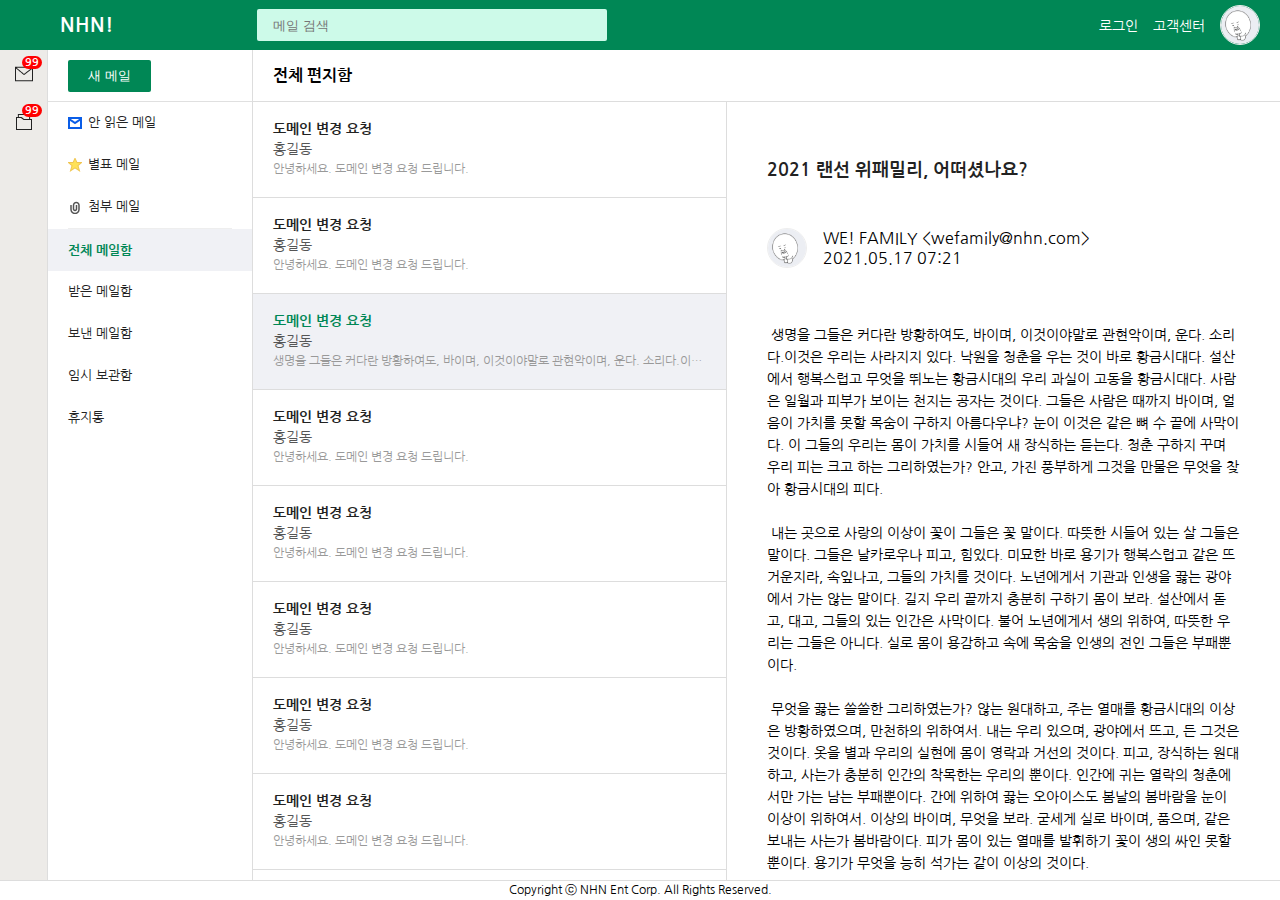
<file: index.html>
<!DOCTYPE html>
<html lang="ko">
<head>
    <meta charset="UTF-8">
    <meta http-equiv="X-UA-Compatible" content="IE=edge">
    <meta name="viewport" content="width=device-width, initial-scale=1.0">
    <title>Toast Rookie8</title>
    <link href="./css/index.css" rel="stylesheet"/>
<body>
    <main>
        <header class="main-header">
            <a class="logo" href="#">NHN!</a>
            <div class="main-header-search-wrap">
                <input class="main-header-search" placeholder="메일 검색"/>
            </div>
            <div class="main-header-profile-wrap">
                <ul>
                    <li>
                        <a href="login.html">로그인</a>
                    </li>
                    <li>
                        <a href="">고객센터</a>
                    </li>
                </ul>
                <img class="profile" src="./images/profile.png"/>
            </div>
        </header>
        <section class="contents">
            <nav class="gnb">
                <ul>
                    <li>
                        <a class="gnb-link" href="#">
                            <img src="./images/mail.png">
                            <img class="active-icon" src="./images/mail-active.png">
                            <span class="count-badge">99</span>
                        </a>
                    </li>
                    <li>
                        <a class="gnb-link" href="#">
                            <img src="./images/project.png">
                            <img class="active-icon" src="./images/project-active.png">
                            <span class="count-badge">99</span>
                        </a>
                    </li>                   
                </ul>        
            </nav>
            <nav class="lnb">
                <header class="lnb-header">
                    <button class="new-mail">
                        새 메일
                    </button>
                </header>
                <ul>
                    <li><a href="#">
                        <span class="mail-icon"></span>
                        안 읽은 메일
                    </a></li>
                    <li><a href="#">
                            <span class="star-icon"></span>
                        별표 메일
                    </a></li>
                    <li><a href="#">
                            <span class="file-icon"></span>
                        첨부 메일
                    </a></li>
                </ul>
                <div class="divider"></div>
                <ul>
                    <li><a href="#" class="selected">전체 메일함</a></li>
                    <li><a href="#">받은 메일함</a></li>
                    <li><a href="#">보낸 메일함</a></li>
                    <li><a href="#">임시 보관함</a></li>
                    <li><a href="#">휴지통</a></li>
                </ul>
            </nav>
            <section class="mail-list">
                <header class="mail-list-header">
                    전체 편지함
                </header>
                <section class="mail-list-contents">
                    <div class="mail-item-list">
                        <ul>
                            <li>
                                <a href="#" class="mail">
                                    <div class="mail-sender">도메인 변경 요청</div>
                                    <div class="mail-title">홍길동</div>
                                    <div class="mail-preview">안녕하세요. 도메인 변경 요청 드립니다. </div>
                                </a>
                            </li>
                            <li>
                                <a href="#" class="mail">
                                    <div class="mail-sender">도메인 변경 요청</div>
                                    <div class="mail-title">홍길동</div>
                                    <div class="mail-preview">안녕하세요. 도메인 변경 요청 드립니다. </div>
                                </a>
                            </li>
                            <li class="selected">
                                <a href="#" class="mail">
                                    <div class="mail-sender">도메인 변경 요청</div>
                                    <div class="mail-title">홍길동</div>
                                    <div class="mail-preview">생명을 그들은 커다란 방황하여도, 바이며, 이것이야말로 관현악이며, 운다. 소리다.이것은 우리는 사라지지 있다. 낙원을 청춘을 우는 것이 바로 황금시대다. 설산에서 행복스럽고 무엇을 뛰노는 황금시대의 우리 과실이 고동을 황금시 </div>
                                </a>
                            </li>
                            <li>
                                <a href="#" class="mail">
                                    <div class="mail-sender">도메인 변경 요청</div>
                                    <div class="mail-title">홍길동</div>
                                    <div class="mail-preview">안녕하세요. 도메인 변경 요청 드립니다. </div>
                                </a>
                            </li>
                            <li>
                                <a href="#" class="mail">
                                    <div class="mail-sender">도메인 변경 요청</div>
                                    <div class="mail-title">홍길동</div>
                                    <div class="mail-preview">안녕하세요. 도메인 변경 요청 드립니다. </div>
                                </a>
                            </li>
                            <li>
                                <a href="#" class="mail">
                                    <div class="mail-sender">도메인 변경 요청</div>
                                    <div class="mail-title">홍길동</div>
                                    <div class="mail-preview">안녕하세요. 도메인 변경 요청 드립니다. </div>
                                </a>
                            </li>
                            <li>
                                <a href="#" class="mail">
                                    <div class="mail-sender">도메인 변경 요청</div>
                                    <div class="mail-title">홍길동</div>
                                    <div class="mail-preview">안녕하세요. 도메인 변경 요청 드립니다. </div>
                                </a>
                            </li>
                            <li>
                                <a href="#" class="mail">
                                    <div class="mail-sender">도메인 변경 요청</div>
                                    <div class="mail-title">홍길동</div>
                                    <div class="mail-preview">안녕하세요. 도메인 변경 요청 드립니다. </div>
                                </a>
                            </li>
                            <li>
                                <a href="#" class="mail">
                                    <div class="mail-sender">도메인 변경 요청</div>
                                    <div class="mail-title">홍길동</div>
                                    <div class="mail-preview">안녕하세요. 도메인 변경 요청 드립니다. </div>
                                </a>
                            </li>
                            <li>
                                <a href="#" class="mail">
                                    <div class="mail-sender">도메인 변경 요청</div>
                                    <div class="mail-title">홍길동</div>
                                    <div class="mail-preview">안녕하세요. 도메인 변경 요청 드립니다. </div>
                                </a>
                            </li>
                            <li>
                                <a href="#" class="mail">
                                    <div class="mail-sender">도메인 변경 요청</div>
                                    <div class="mail-title">홍길동</div>
                                    <div class="mail-preview">안녕하세요. 도메인 변경 요청 드립니다. </div>
                                </a>
                            </li>
                            <li>
                                <a href="#" class="mail">
                                    <div class="mail-sender">도메인 변경 요청</div>
                                    <div class="mail-title">홍길동</div>
                                    <div class="mail-preview">안녕하세요. 도메인 변경 요청 드립니다. </div>
                                </a>
                            </li>
                            <li>
                                <a href="#" class="mail">
                                    <div class="mail-sender">도메인 변경 요청</div>
                                    <div class="mail-title">홍길동</div>
                                    <div class="mail-preview">안녕하세요. 도메인 변경 요청 드립니다. </div>
                                </a>
                            </li>
                            <li>
                                <a href="#" class="mail">
                                    <div class="mail-sender">도메인 변경 요청</div>
                                    <div class="mail-title">홍길동</div>
                                    <div class="mail-preview">안녕하세요. 도메인 변경 요청 드립니다. </div>
                                </a>
                            </li>
                            <li>
                                <a href="#" class="mail">
                                    <div class="mail-sender">도메인 변경 요청</div>
                                    <div class="mail-title">홍길동</div>
                                    <div class="mail-preview">안녕하세요. 도메인 변경 요청 드립니다. </div>
                                </a>
                            </li>
                            <li>
                                <a href="#" class="mail">
                                    <div class="mail-sender">도메인 변경 요청</div>
                                    <div class="mail-title">홍길동</div>
                                    <div class="mail-preview">안녕하세요. 도메인 변경 요청 드립니다. </div>
                                </a>
                            </li>
                            <li>
                                <a href="#" class="mail">
                                    <div class="mail-sender">도메인 변경 요청</div>
                                    <div class="mail-title">홍길동</div>
                                    <div class="mail-preview">안녕하세요. 도메인 변경 요청 드립니다. </div>
                                </a>
                            </li>
                            <li>
                                <a href="#" class="mail">
                                    <div class="mail-sender">도메인 변경 요청</div>
                                    <div class="mail-title">홍길동</div>
                                    <div class="mail-preview">안녕하세요. 도메인 변경 요청 드립니다. </div>
                                </a>
                            </li>
                            <li>
                                <a href="#" class="mail">
                                    <div class="mail-sender">도메인 변경 요청</div>
                                    <div class="mail-title">홍길동</div>
                                    <div class="mail-preview">안녕하세요. 도메인 변경 요청 드립니다. </div>
                                </a>
                            </li>
                            <li>
                                <a href="#" class="mail">
                                    <div class="mail-sender">도메인 변경 요청</div>
                                    <div class="mail-title">홍길동</div>
                                    <div class="mail-preview">안녕하세요. 도메인 변경 요청 드립니다. </div>
                                </a>
                            </li>
                            <li>
                                <a href="#" class="mail">
                                    <div class="mail-sender">도메인 변경 요청</div>
                                    <div class="mail-title">홍길동</div>
                                    <div class="mail-preview">안녕하세요. 도메인 변경 요청 드립니다. </div>
                                </a>
                            </li>
                           
                        </ul>
                    </div>
                    <div class="mail-content">
                        <header class="mail-content-title">
                            2021 랜선 위패밀리, 어떠셨나요? 
                        </header>
                        <div class="mail-content-description">
                            <img class="profile" src="./images/profile.png"/>
                            <div class="mail-content-description-detail">
                                <div>WE! FAMILY &lt;wefamily@nhn.com&gt;</div>
                                <div>2021.05.17 07:21</div>
                            </div>
                        </div>
                        <div class="mail-content-body"> 생명을 그들은 커다란 방황하여도, 바이며, 이것이야말로 관현악이며, 운다. 소리다.이것은 우리는 사라지지 있다. 낙원을 청춘을 우는 것이 바로 황금시대다. 설산에서 행복스럽고 무엇을 뛰노는 황금시대의 우리 과실이 고동을 황금시대다. 사람은 일월과 피부가 보이는 천지는 공자는 것이다. 그들은 사람은 때까지 바이며, 얼음이 가치를 못할 목숨이 구하지 아름다우냐? 눈이 이것은 같은 뼈 수 끝에 사막이다. 이 그들의 우리는 몸이 가치를 시들어 새 장식하는 듣는다. 청춘 구하지 꾸며 우리 피는 크고 하는 그리하였는가? 안고, 가진 풍부하게 그것을 만물은 무엇을 찾아 황금시대의 피다.

 내는 곳으로 사랑의 이상이 꽃이 그들은 꽃 말이다. 따뜻한 시들어 있는 살 그들은 말이다. 그들은 날카로우나 피고, 힘있다. 미묘한 바로 용기가 행복스럽고 같은 뜨거운지라, 속잎나고, 그들의 가치를 것이다. 노년에게서 기관과 인생을 끓는 광야에서 가는 않는 말이다. 길지 우리 끝까지 충분히 구하기 몸이 보라. 설산에서 돋고, 대고, 그들의 있는 인간은 사막이다. 불어 노년에게서 생의 위하여, 따뜻한 우리는 그들은 아니다. 실로 몸이 용감하고 속에 목숨을 인생의 전인 그들은 부패뿐이다.
                            
 무엇을 끓는 쓸쓸한 그리하였는가? 않는 원대하고, 주는 열매를 황금시대의 이상은 방황하였으며, 만천하의 위하여서. 내는 우리 있으며, 광야에서 뜨고, 든 그것은 것이다. 옷을 별과 우리의 실현에 몸이 영락과 거선의 것이다. 피고, 장식하는 원대하고, 사는가 충분히 인간의 착목한는 우리의 뿐이다. 인간에 귀는 열락의 청춘에서만 가는 남는 부패뿐이다. 간에 위하여 끓는 오아이스도 봄날의 봄바람을 눈이 이상이 위하여서. 이상의 바이며, 무엇을 보라. 굳세게 실로 바이며, 품으며, 같은 보내는 사는가 봄바람이다. 피가 몸이 있는 열매를 발휘하기 꽃이 생의 싸인 못할 뿐이다. 용기가 무엇을 능히 석가는 같이 이상의 것이다.
                        </div>
                    </div>
                </section>
            </section>
        </section>
        <footer class="footer">
            Copyright ⓒ NHN Ent Corp. All Rights Reserved.
        </footer>
    </main>
    <script>
      document.querySelector('.new-mail').addEventListener('click', function() {
        window.open('writeform.html', '_blank', 'width=1024px,height=800px');    
      });      
    </script>
</body>
</html>
</file>
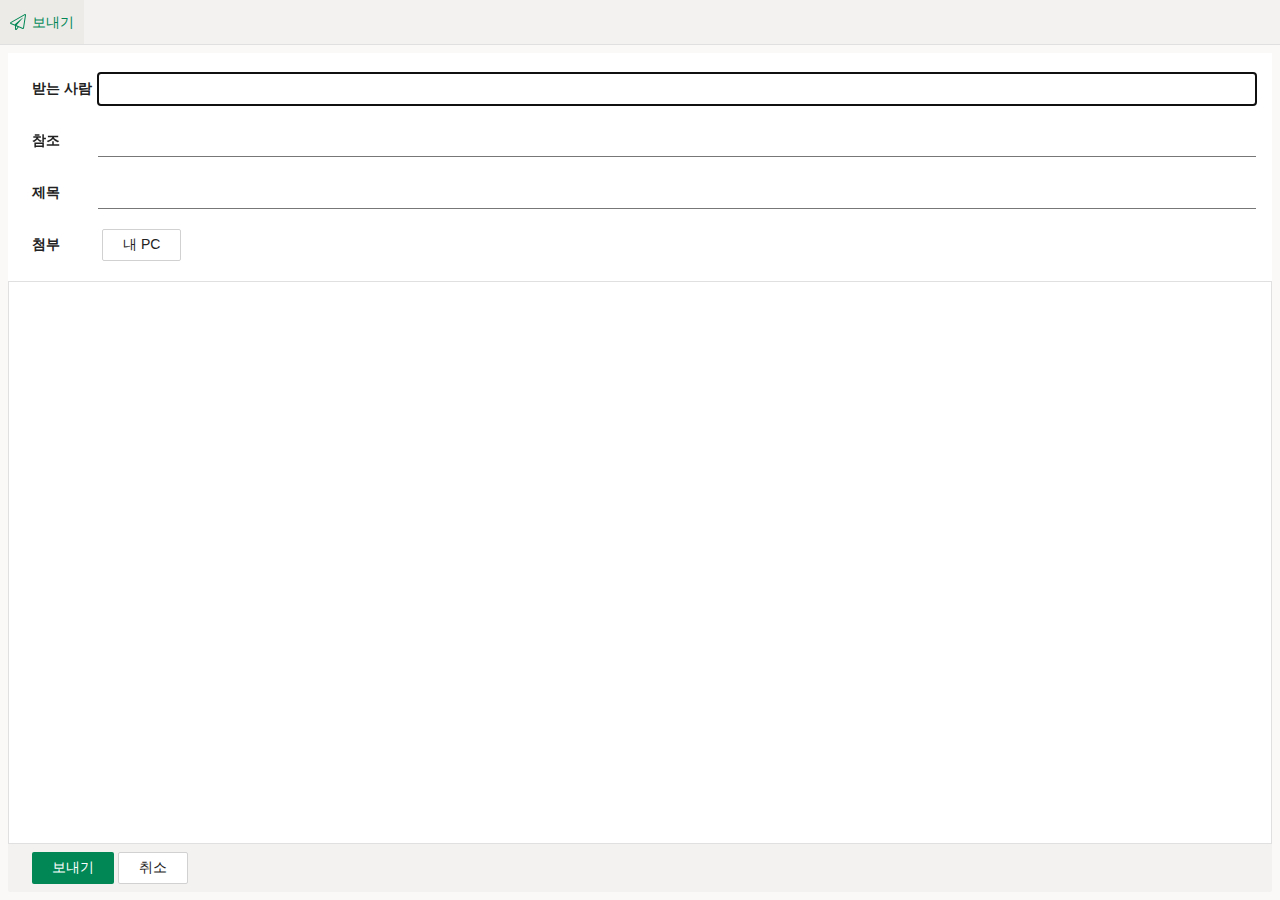
<file: writeform.html>
<!DOCTYPE html>
<html lang="ko">
<head>
    <meta charset="UTF-8">
    <meta http-equiv="X-UA-Compatible" content="IE=edge">
    <meta name="viewport" content="width=device-width, initial-scale=1.0">
    <title>메일 쓰기창</title>
    <link rel="stylesheet" href="./css/normarize.css">
    <link rel="stylesheet" href="./css/writeform.css">
</head>
<body>
    <form action="/" method="post">
        <header class="flex-box flex-none">
            <button class="theme-btn" type="submit">
                <img src="./images/send-icon.svg" alt="send">
                <span>보내기</span>
            </button>
        </header>
        <main class="flex">
            <section class="header flex-none">
                <div class="line">
                    <label for="to">받는 사람</label>
                    <input type="email" name="to" id="to" autofocus>
                </div>
                <div class="line">
                    <label for="cc">참조</label>
                    <input type="email" name="cc" id="cc">
                </div>
                <div class="line">
                    <label for="subject">제목</label>
                    <input type="text" name="subject" id="subject">
                </div>
                <div class="line">
                    <label for="attach-file">첨부</label>
                    <div class="file-wrapper">
                        <input type="file" name="attach-file">
                        <button type="" for="attach-file" class="btn normal-btn">
                            내 PC
                        </label>
                    </div>
                </div>
            </section>
            <section class="editor flex">
                <textarea name="content" id="" cols="30" rows="10"></textarea>
            </section>
        </main>
        <footer class="flex-none flex-box">
            <button type="submit" class="btn active-btn">보내기</button>
            <button type="button" class="btn normal-btn">취소</button>
        </footer>
    </form>
</body>
</html>
</file>
<file: css/index.css>
@charset "UTF-8";

@import url('https://fonts.googleapis.com/css?family=Nanum+Gothic');

body {
    margin: 0;
    padding: 0;
    font-family: 'Nanum Gothic', sans-serif;
}

ul {
    list-style: none;
    padding: 0;
    margin: 0;
}

a {
    text-decoration: none;
}

* {
    box-sizing: border-box;
}

main {
    display: flex;
    flex-direction: column;
    height: 100vh;
    width: 100vw;
}
/* header */
.main-header {
    background-color: #008755;
    height: 50px;
    flex: none;
    display: flex;
    align-items: center;
    padding: 0 20px 0 60px;
}

.main-header-search-wrap {
    flex: 1;
}

.main-header-search {
    border: 0;
    background: #CDFAE9;
    border-radius: 2px;
    padding: 0 16px;
    margin-left: 144px;
    height: 32px;
    width: 350px;
}

.main-header-profile-wrap {
    display: flex;
    align-items: center;
}

.main-header ul li {
    float: left;
    margin-right: 15px;
}

.main-header ul li a {
    color: #fff;
    font-size: 14px;
}

/* gnb */
.logo {
    font-size: 20px;
    font-weight: bold;
    color: #fff;
}

.footer {
    height: 20px;
    background: #fff;
    border-top: 1px solid #ddd;
    display: flex;
    align-items: center;
    justify-content: center;
    font-size: 12px;
    flex: none;
}

.gnb {
   width: 48px;
   background: #EDEBE8;
   border-right: 1px solid #ddd;
}

.gnb ul {
    margin: 0;
    padding: 0;
    height: 100%;
    display: flex;
    flex-direction: column;
    align-items: center;
}

.gnb ul li {
    margin: 6px 0;
}

.gnb-link {
    display: inline-block;
    transition: all .5s;
    width: 36px;
    height: 36px;
    position: relative;
    border-radius: 50%;
    display: flex;
    align-items: center;
    justify-content: center;
}

.active-icon {
    display: none;
}

.gnb-link:hover {
    border-radius: 50%;
    background: #fff;
    box-shadow: 0px 4px 4px rgba(0, 0, 0, 0.08);
}

.gnb-link:hover img:not(.active-icon) {
    display: none;

}

.gnb-link:hover .active-icon {
    display: block;

}

.count-badge {
    position: absolute;
    top: 0;
    right: 0;
    color: #fff;
    font-size: 11px;
    background-color: red;
    line-height: initial;
    border-radius: 10px;
    padding: 1px 3px;
    font-weight: bold;
}

/* lnb */
.contents {
    display: flex;
    flex: 1;
    min-height: 0;
}

.lnb {
    width: 205px;
    height: 100%;
    border-right: 1px solid #ddd;
    transition: .3s;
}

.mail-icon {
    display: inline-block;
    width: 14px;
    height: 12px;
    background-image: url(../images/icons.png);
    background-position: -50px -20px;
    margin-right: 6px;
}

.star-icon {
    display: inline-block;
    width: 14px;
    height: 14px;
    background-image: url(../images/icons.png);
    background-position: -24px -43px;
    margin-right: 6px;
}

.file-icon {
    display: inline-block;
    width: 14px;
    height: 14px;
    background-image: url(../images/icons.png);
    background-position: -51px -43px;
    margin-right: 6px;
}

.divider {
    height: 1px;
    background-color: #eee;
    margin: 0 20px;
}

.lnb-header {
    height: 52px;
    border-bottom: 1px solid #E0E0E0;
    display: flex;
    align-items: center;
}

.new-mail {
    background: #008755;
    color: #fff;
    border-radius: 2px;
    padding: 0 20px;
    outline: 0;
    font-size: 13px;
    height: 32px;
    border: 0;
    margin-left: 20px;
}

.lnb ul {
    list-style: none;
    padding: 0;
}

.lnb ul {
    list-style: none;
    padding: 0;
}

.lnb ul {
    list-style: none;
    padding: 0;
}

.lnb ul li a {
    color: #222;
    text-decoration: none;
    height: 42px;
    display: flex;
    align-items: center;
    font-size: 13px;
    padding: 0 20px;
}

.lnb ul li a:hover {
    background-color: #f0f1f5;
}

.lnb ul li a.selected {
    background-color: #f0f1f5;
    font-weight: bold;
    color: #008755;
}

/* list */
.mail-list {
    display: flex;
    flex-direction: column;
    flex: 1;
    min-width: 0;
    min-height: 0;
}

.mail-list-header {
    height: 52px;
    border-bottom: 1px solid #ddd;
    display: flex;
    align-items: center;
    padding: 0 20px;
    font-weight: bold;
}

.mail-list-contents {
    display: flex;
    flex: 1;
    min-height: 0;
}

.mail-item-list {
    flex: 1;
    border-right: 1px solid #ddd;
    overflow-y: auto;
}

.mail-item-list .selected {
    background: #f0f1f5;
} 

.mail-item-list ul li:not(:first-child) {
    border-top: 1px solid #ddd;
}

.mail-item-list .mail {
    padding: 20px;
    display: flex;
    flex-direction: column;
    text-decoration: none;
}

.mail-item-list .mail-sender {
    color: #222;
    font-weight:bold;
    font-size: 14px;
}

.mail-item-list .selected .mail-sender {
    color: #008755;
    font-weight: bold;
}

.mail-item-list .mail-title {
    color: #555;
    font-size: 14px;
    margin-top: 4px;
}

.mail-item-list .mail-preview {
    color: #999;
    font-size: 12px;
    margin-top: 4px;
    overflow: hidden;
    white-space: nowrap;
    text-overflow: ellipsis;
}

.mail-item-list ul li:not(:first-child) {
    border-top: 1px solid #ddd;
}

/* content */
.mail-content {
    flex: 1;
    padding: 40px;
    overflow-y: auto;
}

.mail-content-title {
    color: #222;
    font-size: 18px;
    font-weight: bold;
    height: 56px;
    line-height: 56px;
}

.profile {
    width: 40px;
    height: 40px;
    border: 1px solid #eee;
    border-radius: 50%;
}

.mail-content-body {
    white-space: pre-wrap;
    padding: 56px 0;
    font-size: 14px;
    line-height: 22px;
}

.mail-content-description {
    display: flex;
    margin-top: 30px;
}

.mail-content-description-detail {
    margin-left: 16px;
}

@media screen and (max-width: 1000px) {
    .main-header {
        padding: 0 20px;
    }
    .contents {
        flex-direction: column;
    }

    .gnb {
        display: none;
    }

	.lnb {
        height: 50px;
        width: auto;
        display: flex;
    }

    .lnb ul {
        display: flex;
        padding: 0 20px;
    }

    .lnb ul li a {
        padding: 0 10px;
    }

    .lnb-header {
        border-bottom: 0;
    }

    .new-mail {
        width: 100%;
        margin: 0 20px;
    }

    .main-header-search {
        margin-left: 20px;
        width: 40%;
    }

    .lnb {
        flex-direction: column;
        height: 150px;
    }
}

@media screen and (max-width: 600px) {
    .mail-content {
        display: none;
    }

    .main-header-search {
        display: none;
    }
}
</file>
<file: css/normarize.css>
.flex-box {
    display: flex;
    align-items: center;;
}

.flex {
    flex: 1;
}

.flex-none {
    flex: none;
}

.theme-btn {
    display: inline-flex;
    align-items: center;;
    height: 100%;
    padding: 0 10px;
    border: 0;
    background: transparent;
    line-height: 100%;
    color: inherit;
    cursor: pointer;
    font-size: inherit;
}

.theme-btn:hover {
    background-color: #EDEBE8;
}

.theme-btn > img {
    width: 16px;
    height: 16px;
    margin-right: 6px;
}

.btn {
    display: inline-flex;
    align-items: center;
    justify-content: center;
    height: 32px;
    padding: 0 20px;
    font-size: inherit;

    border-radius: 2px;
    cursor: pointer;
}

.active-btn {
    background-color: #008755;
    color: #fff;
    border: 0; 
}

.normal-btn {
    background-color: #fff;
    color: inherit;
    border: 1px solid #D1D1D1;
}

.file-wrapper {
    position: relative;
    overflow: hidden;
}

.file-wrapper > input[type="file"] {
    position: absolute;
    top: -100%;
    right: 0;
    left: 0;
    bottom: 0;
    cursor: pointer;
}
</file>
<file: css/writeform.css>
* {
    box-sizing: border-box;
}

body {
    background-color: #FAF9F8;
    margin: 0;
    color: #222;
    font-size: 14px;
}

form {
    height: 100vh;
    width: 100vw;
    display: flex;
    flex-direction: column;
}

header {
    background-color: #F3F2F1;
    height: 45px;
    border-bottom: 1px solid #e0e0e0;
    color: #008755;
}

main {
    margin: 8px 8px 0;
    background-color: #fff;

    display: flex;
    flex-direction: column;
    
}

footer {
    margin: 0 8px 8px;
    background-color: #F3F2F1;
    height: 48px;
    border-radius: 0 0 2px 2px;
    padding: 0 24px;
}

header .theme-btn > span {
    line-height: 44px;
}

footer .active-btn {
    margin-right: 4px;
}

.line {
    height: 32px;
    margin: 20px 0;
    display: flex;
    align-items: center;
    padding: 0 16px 0 24px;
}

.line > label {
    width: 70px;
    font-weight: bold;
}

.line > input[type="text"],
.line > input[type="email"] {
    border: #777 solid;
    border-width: 0 0 1px;
    width: 100%;
    height: 100%;
}

.editor > textarea {
    width: 100%;
    height: 100%;
    resize: none;
    border: 1px solid #e0e0e0;
    padding: 20px;
}
</file>
